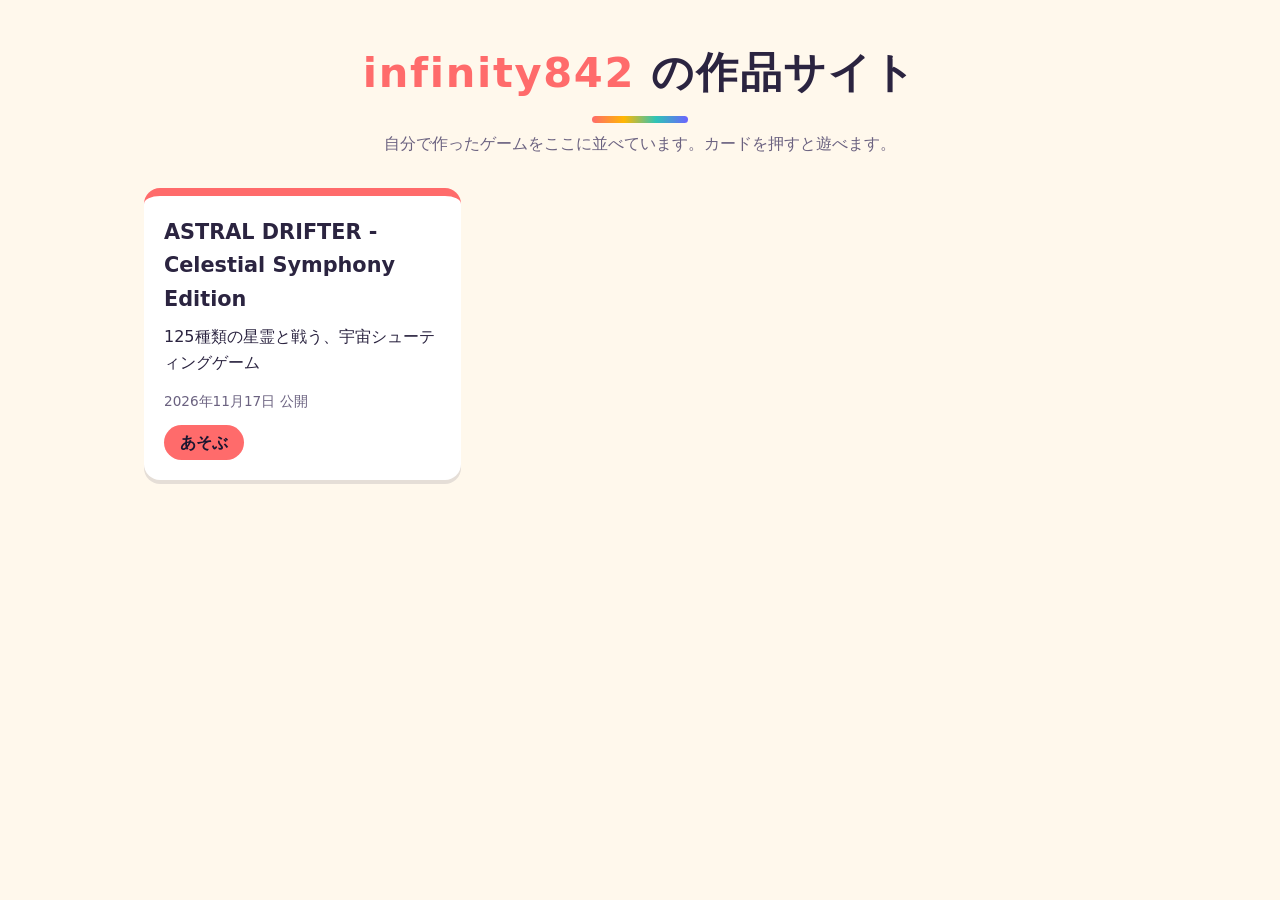
<file: index.html>
<!doctype html>
<html lang="ja">
<head>
  <meta charset="utf-8">
  <meta http-equiv="Content-Security-Policy" content="default-src 'none'; script-src 'self'; style-src 'self'; connect-src 'self'; base-uri 'none'; form-action 'none'">
  <meta name="viewport" content="width=device-width, initial-scale=1">
  <title>infinity842 の作品サイト</title>
  <link rel="stylesheet" href="assets/style.css">
  <script type="module" src="assets/index.js"></script>
</head>
<body>
  <header class="site-header">
    <h1 class="site-title"><span class="site-title-mark">infinity842</span> の作品サイト</h1>
    <p class="site-lead">自分で作ったゲームをここに並べています。カードを押すと遊べます。</p>
  </header>
  <main class="works-main">
    <p id="status" class="status" role="status">読み込み中…</p>
    <ul id="works" class="works"></ul>
  </main>
</body>
</html>
</file>
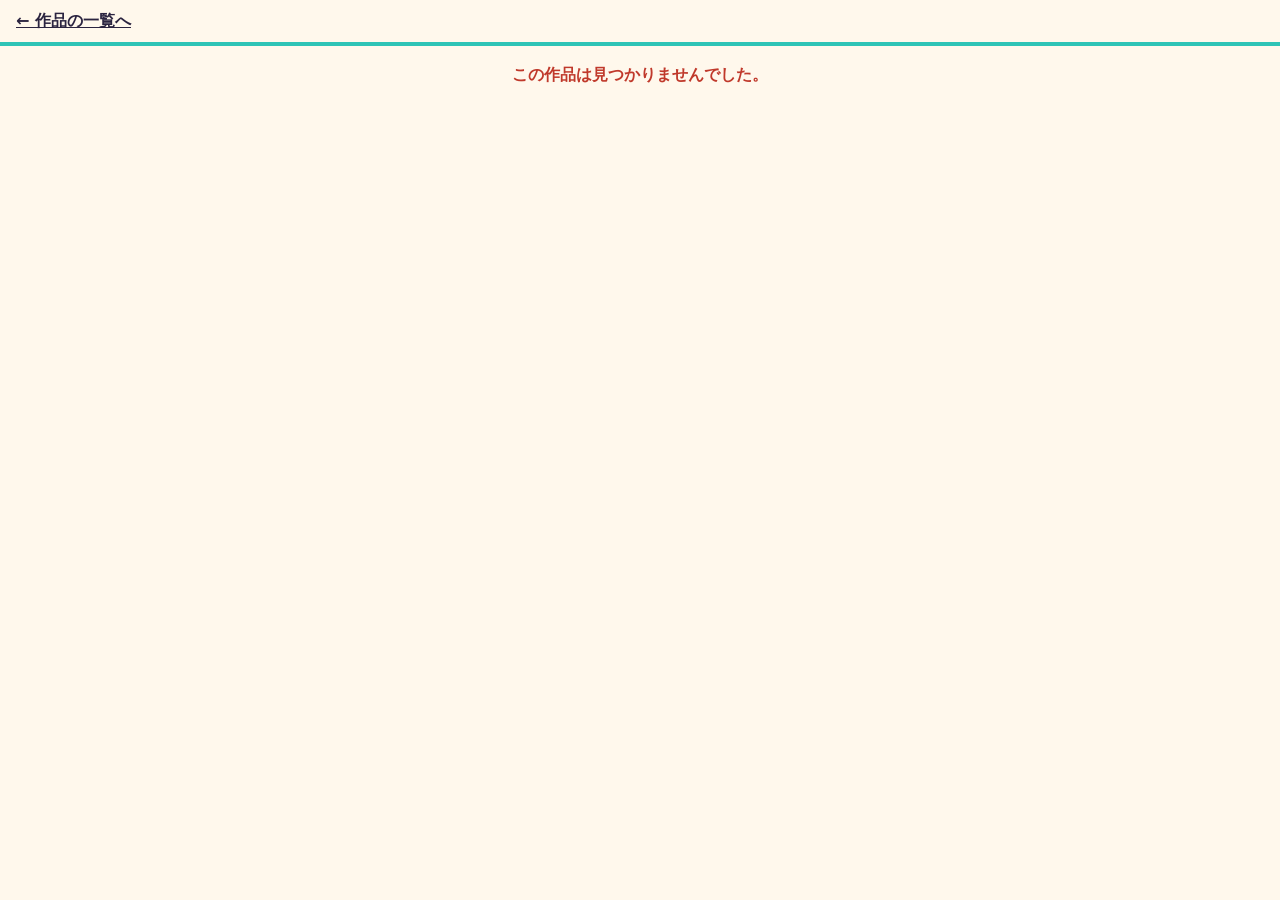
<file: play.html>
<!doctype html>
<html lang="ja">
<head>
  <meta charset="utf-8">
  <meta http-equiv="Content-Security-Policy" content="default-src 'none'; script-src 'self'; style-src 'self'; connect-src 'self'; frame-src 'self'; base-uri 'none'; form-action 'none'">
  <meta name="viewport" content="width=device-width, initial-scale=1, viewport-fit=cover">
  <title>infinity842 の作品サイト</title>
  <link rel="stylesheet" href="assets/style.css">
  <script type="module" src="assets/play.js"></script>
</head>
<body class="play-body">
  <header class="play-header">
    <a class="back-link" href="./">← 作品の一覧へ</a>
    <h1 id="work-title" class="work-title"></h1>
    <button id="fullscreen" class="fullscreen-button" type="button" hidden>全画面</button>
  </header>
  <main class="stage">
    <p id="status" class="status" role="status">読み込み中…</p>
    <iframe id="frame" class="frame" sandbox="allow-scripts" allow="fullscreen" hidden></iframe>
  </main>
</body>
</html>
</file>
<file: assets/style.css>
:root {
  color-scheme: light dark;
  --bg: #fff8ec;
  --text: #2b2440;
  --muted: #6b6280;
  --card-bg: #ffffff;
  --card-shadow: 0 4px 0 rgba(43, 36, 64, 0.12);
  --accent-1: #ff6b6b;
  --accent-2: #ffb703;
  --accent-3: #2ec4b6;
  --accent-4: #6c63ff;
  --error: #c0392b;
  --frame-bg: #000000;
}

@media (prefers-color-scheme: dark) {
  :root {
    --bg: #17142a;
    --text: #f3efff;
    --muted: #b3abcc;
    --card-bg: #241f3d;
    --card-shadow: 0 4px 0 rgba(0, 0, 0, 0.4);
    --accent-1: #ff8787;
    --accent-2: #ffd166;
    --accent-3: #4fd8cb;
    --accent-4: #9d97ff;
    --error: #ff8a7a;
  }
}

* {
  box-sizing: border-box;
}

body {
  margin: 0;
  background: var(--bg);
  color: var(--text);
  font-family: system-ui, -apple-system, "Hiragino Sans", "Hiragino Kaku Gothic ProN", "Yu Gothic UI", "Meiryo", sans-serif;
  line-height: 1.6;
}

a {
  color: inherit;
}

.status {
  margin: 1rem 0;
  color: var(--muted);
}

.status.error {
  color: var(--error);
  font-weight: bold;
}

/* Index page */

.site-header {
  padding: 2.5rem 1rem 1rem;
  text-align: center;
}

.site-title {
  margin: 0;
  font-size: clamp(1.6rem, 6vw, 2.6rem);
  letter-spacing: 0.04em;
}

.site-title-mark {
  color: var(--accent-1);
}

.site-title::after {
  display: block;
  width: 6rem;
  height: 0.4rem;
  margin: 0.6rem auto 0;
  border-radius: 999px;
  background: linear-gradient(90deg, var(--accent-1), var(--accent-2), var(--accent-3), var(--accent-4));
  content: "";
}

.site-lead {
  margin: 0.5rem 0 0;
  color: var(--muted);
}

.works-main {
  max-width: 64rem;
  margin: 0 auto;
  padding: 1rem 1rem 3rem;
}

.works {
  display: grid;
  grid-template-columns: repeat(auto-fill, minmax(16rem, 1fr));
  gap: 1.25rem;
  margin: 0;
  padding: 0;
  list-style: none;
}

.card {
  display: flex;
  flex-direction: column;
  height: 100%;
  padding: 1.25rem;
  border-top: 0.5rem solid var(--card-accent);
  border-radius: 1rem;
  background: var(--card-bg);
  box-shadow: var(--card-shadow);
  text-decoration: none;
  transition: transform 0.15s ease;
}

.card:hover,
.card:focus-visible {
  transform: translateY(-4px) rotate(-0.5deg);
}

.card:focus-visible {
  outline: 3px solid var(--card-accent);
  outline-offset: 3px;
}

.works li:nth-child(4n + 1) .card { --card-accent: var(--accent-1); }
.works li:nth-child(4n + 2) .card { --card-accent: var(--accent-2); }
.works li:nth-child(4n + 3) .card { --card-accent: var(--accent-3); }
.works li:nth-child(4n + 4) .card { --card-accent: var(--accent-4); }

.card-title {
  margin: 0 0 0.5rem;
  font-size: 1.3rem;
}

.card-description {
  flex: 1;
  margin: 0 0 1rem;
}

.card-date {
  color: var(--muted);
  font-size: 0.85rem;
}

.card-play {
  align-self: flex-start;
  margin-top: 0.75rem;
  padding: 0.3rem 1rem;
  border-radius: 999px;
  background: var(--card-accent);
  color: #1b1630;
  font-weight: bold;
}

/* Play page */

.play-body {
  display: flex;
  flex-direction: column;
  height: 100vh;
  height: 100dvh;
  overflow: hidden;
}

.play-header {
  display: flex;
  flex-wrap: wrap;
  align-items: center;
  gap: 0.5rem 1rem;
  padding: 0.5rem 1rem;
  padding-left: max(1rem, env(safe-area-inset-left));
  padding-right: max(1rem, env(safe-area-inset-right));
  border-bottom: 0.25rem solid var(--accent-3);
}

.back-link {
  font-weight: bold;
  white-space: nowrap;
}

.work-title {
  flex: 1;
  min-width: 0;
  margin: 0;
  overflow: hidden;
  font-size: 1.1rem;
  text-overflow: ellipsis;
  white-space: nowrap;
}

.fullscreen-button {
  padding: 0.4rem 1rem;
  border: none;
  border-radius: 999px;
  background: var(--accent-4);
  color: #ffffff;
  font: inherit;
  font-weight: bold;
  cursor: pointer;
}

.stage {
  display: flex;
  flex: 1;
  flex-direction: column;
  min-height: 0;
}

.stage .status {
  padding: 0 1rem;
  text-align: center;
}

.frame {
  flex: 1;
  width: 100%;
  min-height: 0;
  border: none;
  background: var(--frame-bg);
}
</file>
